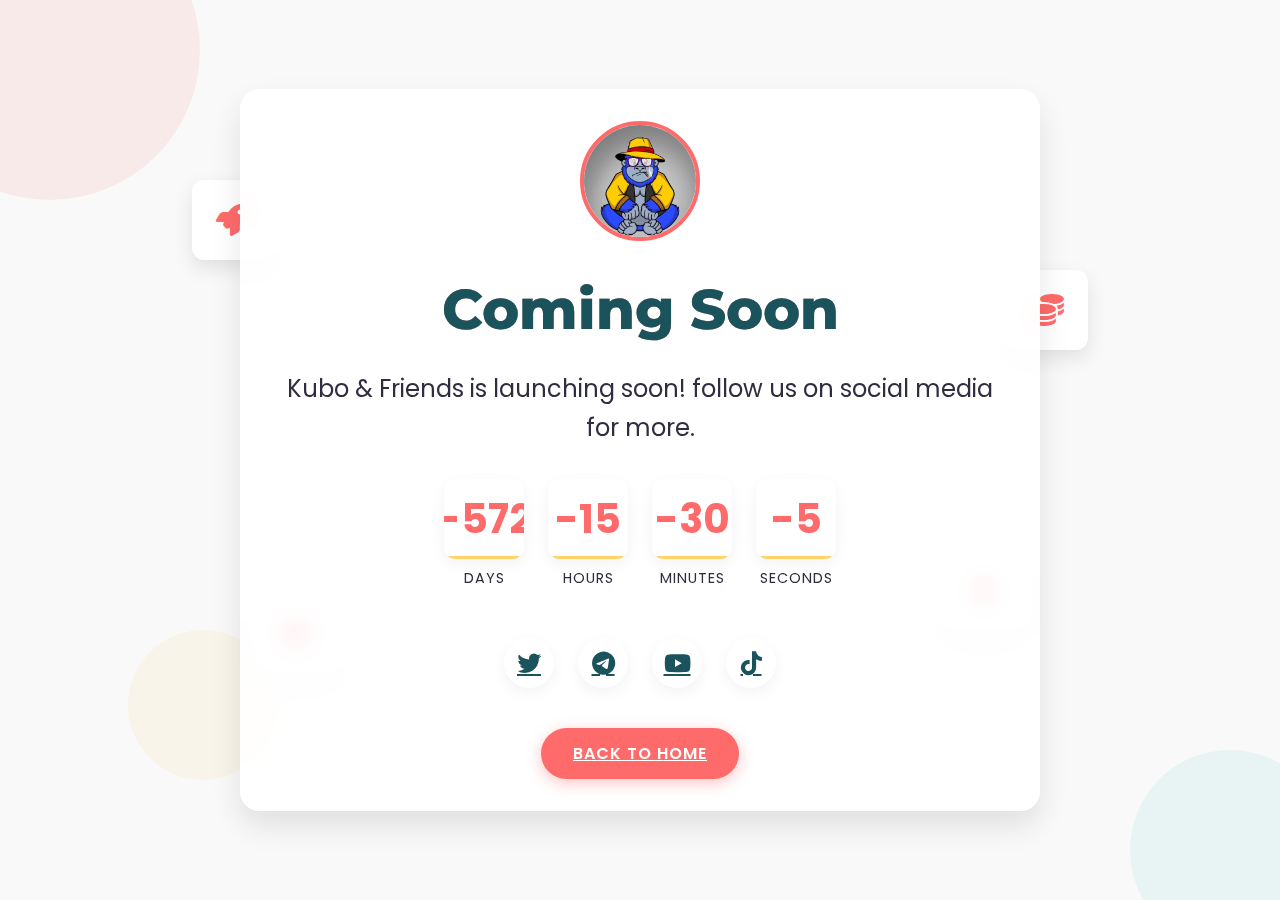
<file: coming.html>
<!DOCTYPE html>
<html lang="en">
<head>
    <meta charset="UTF-8">
    <meta name="viewport" content="width=device-width, initial-scale=1.0, maximum-scale=1.0, user-scalable=no">
    <title>Kubo & Friends | Coming Soon</title>
    <link rel="stylesheet" href="https://cdnjs.cloudflare.com/ajax/libs/font-awesome/6.0.0-beta3/css/all.min.css">
    <style>
        /* Base Styles */
        @import url("https://fonts.googleapis.com/css2?family=Poppins:wght@400;500;600;700&family=Montserrat:wght@700;800;900&display=swap");

        :root {
            --primary-color: #ff6b6b;
            --secondary-color: #4ecdc4;
            --accent-color: #ffd166;
            --dark-color: #1a535c;
            --light-color: #f7fff7;
            --purple-color: #6a0572;
            --text-color: #2f2e41;
            --background-color: #f9f9f9;
        }

        * {
            margin: 0;
            padding: 0;
            box-sizing: border-box;
        }

        body {
            font-family: "Poppins", sans-serif;
            background-color: var(--background-color);
            color: var(--text-color);
            overflow-x: hidden;
            line-height: 1.6;
            height: 100vh;
            display: flex;
            flex-direction: column;
            justify-content: center;
            align-items: center;
            position: relative;
            -webkit-font-smoothing: antialiased;
            -moz-osx-font-smoothing: grayscale;
        }

        /* Background Elements */
        .bg-elements {
            position: absolute;
            top: 0;
            left: 0;
            width: 100%;
            height: 100%;
            z-index: -1;
            overflow: hidden;
        }

        .bg-circle {
            position: absolute;
            border-radius: 50%;
            opacity: 0.1;
        }

        .circle-1 {
            width: 300px;
            height: 300px;
            background-color: var(--primary-color);
            top: -100px;
            left: -100px;
            animation: float 15s ease-in-out infinite;
        }

        .circle-2 {
            width: 200px;
            height: 200px;
            background-color: var(--secondary-color);
            bottom: -50px;
            right: -50px;
            animation: float 12s ease-in-out infinite reverse;
        }

        .circle-3 {
            width: 150px;
            height: 150px;
            background-color: var(--accent-color);
            top: 70%;
            left: 10%;
            animation: float 10s ease-in-out infinite 2s;
        }

        .floating-meme {
            position: absolute;
            width: 80px;
            height: 80px;
            background-color: white;
            border-radius: 12px;
            display: flex;
            justify-content: center;
            align-items: center;
            box-shadow: 0 8px 20px rgba(0, 0, 0, 0.1);
            animation: float 6s ease-in-out infinite;
            font-size: 2rem;
            color: var(--primary-color);
        }

        .meme-1 {
            top: 20%;
            left: 15%;
            animation-delay: 0s;
        }

        .meme-2 {
            top: 30%;
            right: 15%;
            animation-delay: 2s;
        }

        .meme-3 {
            bottom: 25%;
            left: 20%;
            animation-delay: 4s;
        }

        .meme-4 {
            bottom: 30%;
            right: 20%;
            animation-delay: 1s;
        }

        /* Content Styles */
        .coming-soon-container {
            text-align: center;
            padding: 2rem;
            width: 90%;
            max-width: 800px;
            background-color: rgba(255, 255, 255, 0.9);
            backdrop-filter: blur(10px);
            -webkit-backdrop-filter: blur(10px);
            border-radius: 20px;
            box-shadow: 0 15px 30px rgba(0, 0, 0, 0.1);
            animation: fadeIn 1s ease-out;
            z-index: 10;
        }

        .logo {
            width: 120px;
            height: 120px;
            border-radius: 50%;
            margin: 0 auto 1.5rem;
            overflow: hidden;
            border: 4px solid var(--primary-color);
            animation: pulse 2s infinite;
        }

        .logo img {
            width: 100%;
            height: 100%;
            object-fit: cover;
        }

        h1 {
            font-family: "Montserrat", sans-serif;
            font-size: 3.5rem;
            font-weight: 800;
            margin-bottom: 1rem;
            color: var(--dark-color);
            position: relative;
            display: inline-block;
        }

        .glitch {
            position: relative;
            animation: glitch 5s infinite;
        }

        .glitch::before,
        .glitch::after {
            content: attr(data-text);
            position: absolute;
            top: 0;
            left: 0;
            width: 100%;
            height: 100%;
            opacity: 0.8;
        }

        .glitch::before {
            color: var(--primary-color);
            z-index: -1;
            animation: glitch-effect 3s infinite;
        }

        .glitch::after {
            color: var(--secondary-color);
            z-index: -2;
            animation: glitch-effect 2s infinite reverse;
        }

        .subtitle {
            font-size: 1.5rem;
            margin-bottom: 2rem;
            color: var(--text-color);
        }

        .countdown {
            display: flex;
            justify-content: center;
            gap: 1.5rem;
            margin: 2rem 0;
            flex-wrap: wrap;
        }

        .countdown-item {
            display: flex;
            flex-direction: column;
            align-items: center;
            min-width: 80px;
            margin-bottom: 1rem;
        }

        .countdown-value {
            font-size: 2.5rem;
            font-weight: 700;
            color: var(--primary-color);
            background-color: white;
            width: 80px;
            height: 80px;
            display: flex;
            justify-content: center;
            align-items: center;
            border-radius: 12px;
            box-shadow: 0 5px 15px rgba(0, 0, 0, 0.05);
            position: relative;
            overflow: hidden;
        }

        .countdown-value::before {
            content: '';
            position: absolute;
            width: 100%;
            height: 3px;
            background-color: var(--accent-color);
            bottom: 0;
            left: 0;
            animation: countdown-progress 1s linear infinite;
        }

        .countdown-label {
            font-size: 0.9rem;
            margin-top: 0.5rem;
            color: var(--text-color);
            text-transform: uppercase;
            letter-spacing: 1px;
        }

        .social-links {
            display: flex;
            justify-content: center;
            gap: 1.5rem;
            margin-top: 2rem;
            flex-wrap: wrap;
        }

        .social-link {
            width: 50px;
            height: 50px;
            background-color: white;
            border-radius: 50%;
            display: flex;
            justify-content: center;
            align-items: center;
            box-shadow: 0 5px 15px rgba(0, 0, 0, 0.05);
            transition: all 0.3s ease;
            color: var(--dark-color);
            margin-bottom: 0.5rem;
        }

        .social-link:hover {
            transform: translateY(-5px);
            color: var(--primary-color);
            box-shadow: 0 8px 20px rgba(0, 0, 0, 0.1);
        }

        .social-link i {
            font-size: 1.5rem;
        }

        .back-to-home {
            margin-top: 2rem;
            display: inline-block;
            padding: 0.8rem 2rem;
            background-color: var(--primary-color);
            color: white;
            border-radius: 50px;
            font-weight: 600;
            text-transform: uppercase;
            letter-spacing: 1px;
            transition: all 0.3s ease;
            box-shadow: 0 4px 15px rgba(255, 107, 107, 0.4);
        }

        .back-to-home:hover {
            background-color: var(--dark-color);
            transform: translateY(-3px);
        }

        /* Animations */
        @keyframes float {
            0% {
                transform: translateY(0) rotate(0deg);
            }
            50% {
                transform: translateY(-20px) rotate(5deg);
            }
            100% {
                transform: translateY(0) rotate(0deg);
            }
        }

        @keyframes pulse {
            0% {
                box-shadow: 0 0 0 0 rgba(255, 107, 107, 0.4);
            }
            70% {
                box-shadow: 0 0 0 10px rgba(255, 107, 107, 0);
            }
            100% {
                box-shadow: 0 0 0 0 rgba(255, 107, 107, 0);
            }
        }

        @keyframes fadeIn {
            from {
                opacity: 0;
                transform: translateY(20px);
            }
            to {
                opacity: 1;
                transform: translateY(0);
            }
        }

        @keyframes glitch {
            0%, 100% {
                transform: translate(0);
            }
            20% {
                transform: translate(-5px, 5px);
            }
            40% {
                transform: translate(-5px, -5px);
            }
            60% {
                transform: translate(5px, 5px);
            }
            80% {
                transform: translate(5px, -5px);
            }
        }

        @keyframes glitch-effect {
            0% {
                clip-path: inset(71% 0 10% 0);
                transform: translate(-5px, 0);
            }
            10% {
                clip-path: inset(24% 0 61% 0);
                transform: translate(5px, 0);
            }
            20% {
                clip-path: inset(77% 0 18% 0);
                transform: translate(-5px, 0);
            }
            30% {
                clip-path: inset(46% 0 14% 0);
                transform: translate(5px, 0);
            }
            40% {
                clip-path: inset(3% 0 46% 0);
                transform: translate(-5px, 0);
            }
            50% {
                clip-path: inset(82% 0 2% 0);
                transform: translate(5px, 0);
            }
            60% {
                clip-path: inset(13% 0 75% 0);
                transform: translate(-5px, 0);
            }
            70% {
                clip-path: inset(70% 0 13% 0);
                transform: translate(5px, 0);
            }
            80% {
                clip-path: inset(40% 0 46% 0);
                transform: translate(-5px, 0);
            }
            90% {
                clip-path: inset(5% 0 69% 0);
                transform: translate(5px, 0);
            }
            100% {
                clip-path: inset(57% 0 16% 0);
                transform: translate(-5px, 0);
            }
        }

        @keyframes countdown-progress {
            0% {
                width: 0;
            }
            100% {
                width: 100%;
            }
        }

        /* Responsive Styles */
        @media (max-width: 768px) {
            .coming-soon-container {
                width: 90%;
                padding: 1.5rem;
            }

            h1 {
                font-size: 2.5rem;
            }

            .subtitle {
                font-size: 1.2rem;
            }

            .countdown {
                gap: 1rem;
            }

            .countdown-value {
                width: 60px;
                height: 60px;
                font-size: 2rem;
            }

            .floating-meme {
                width: 60px;
                height: 60px;
                font-size: 1.5rem;
            }
        }

        @media (max-width: 480px) {
            h1 {
                font-size: 2rem;
            }
            
            .subtitle {
                font-size: 1rem;
            }
            
            .countdown {
                flex-wrap: wrap;
                justify-content: center;
            }

            .countdown-item {
                min-width: 70px;
                margin-bottom: 1rem;
            }

            .countdown-value {
                width: 50px;
                height: 50px;
                font-size: 1.5rem;
            }

            .social-links {
                gap: 1rem;
            }

            .social-link {
                width: 40px;
                height: 40px;
            }

            .social-link i {
                font-size: 1.2rem;
            }
            
            .logo {
                width: 100px;
                height: 100px;
            }
        }
    </style>
</head>
<body>
    <!-- Background Elements -->
    <div class="bg-elements">
        <div class="bg-circle circle-1"></div>
        <div class="bg-circle circle-2"></div>
        <div class="bg-circle circle-3"></div>
        
        <div class="floating-meme meme-1">
            <i class="fas fa-rocket"></i>
        </div>
        <div class="floating-meme meme-2">
            <i class="fas fa-coins"></i>
        </div>
        <div class="floating-meme meme-3">
            <i class="fas fa-laugh-beam"></i>
        </div>
        <div class="floating-meme meme-4">
            <i class="fas fa-fire"></i>
        </div>
    </div>

    <!-- Main Content -->
    <div class="coming-soon-container">
        <div class="logo">
            <!-- Replace with your logo -->
            <img src="pics/logo.jpg" alt="Kubo & Friends Logo">
        </div>
        
        <h1 class="glitch" data-text="Coming Soon">Coming Soon</h1>
        <p class="subtitle">Kubo & Friends is launching soon! follow us on social media for more.</p>
        
        <div class="countdown">
            <div class="countdown-item">
                <div class="countdown-value">14</div>
                <div class="countdown-label">Days</div>
            </div>
            <div class="countdown-item">
                <div class="countdown-value">22</div>
                <div class="countdown-label">Hours</div>
            </div>
            <div class="countdown-item">
                <div class="countdown-value">45</div>
                <div class="countdown-label">Minutes</div>
            </div>
            <div class="countdown-item">
                <div class="countdown-value">18</div>
                <div class="countdown-label">Seconds</div>
            </div>
        </div>
        
        <div class="social-links">
            <a href="https://x.com/kubo_lilsolapes?t=7P-mpBwaUrHj1hCEoV-RcA&s=09" class="social-link">
                <i class="fab fa-twitter"></i>
            </a>
            <a href="https://t.me/+1JKQlkXqBNExMGEx" class="social-link">
                <i class="fab fa-telegram"></i>
            </a>
           
            <a href="https://youtube.com/@kuboandfriends?si=oMeSFd6aY2w2yo-Z" class="social-link">
                <i class="fab fa-youtube"></i>
            </a>
            <a href="https://www.tiktok.com/@kuboandfriends45" class="social-link">
                <i class="fab fa-tiktok"></i>
            </a>
        </div>
        
        <a href="index.html" class="back-to-home">Back to Home</a>
    </div>

    <script>
        // Simple countdown timer
        function updateCountdown() {
            // Set your launch date here
            const launchDate = new Date('2025-01-01T00:00:00');
            const now = new Date();
            
            const diff = launchDate - now;
            
            // Calculate time units
            const days = Math.floor(diff / (1000 * 60 * 60 * 24));
            const hours = Math.floor((diff % (1000 * 60 * 60 * 24)) / (1000 * 60 * 60));
            const minutes = Math.floor((diff % (1000 * 60 * 60)) / (1000 * 60));
            const seconds = Math.floor((diff % (1000 * 60)) / 1000);
            
            // Update the DOM
            document.querySelectorAll('.countdown-value')[0].textContent = days;
            document.querySelectorAll('.countdown-value')[1].textContent = hours;
            document.querySelectorAll('.countdown-value')[2].textContent = minutes;
            document.querySelectorAll('.countdown-value')[3].textContent = seconds;
        }
        
        // Update the countdown every second
        setInterval(updateCountdown, 1000);
        
        // Initial update
        updateCountdown();
        
        // Disable animations on mobile for better performance
        function checkMobile() {
            if (window.innerWidth < 576) {
                const memes = document.querySelectorAll('.floating-meme');
                memes.forEach(meme => {
                    meme.style.animation = 'none';
                });
            }
        }
        
        // Check on load and resize
        window.addEventListener('load', checkMobile);
        window.addEventListener('resize', checkMobile);
    </script>
</body>
</html>
</file>
